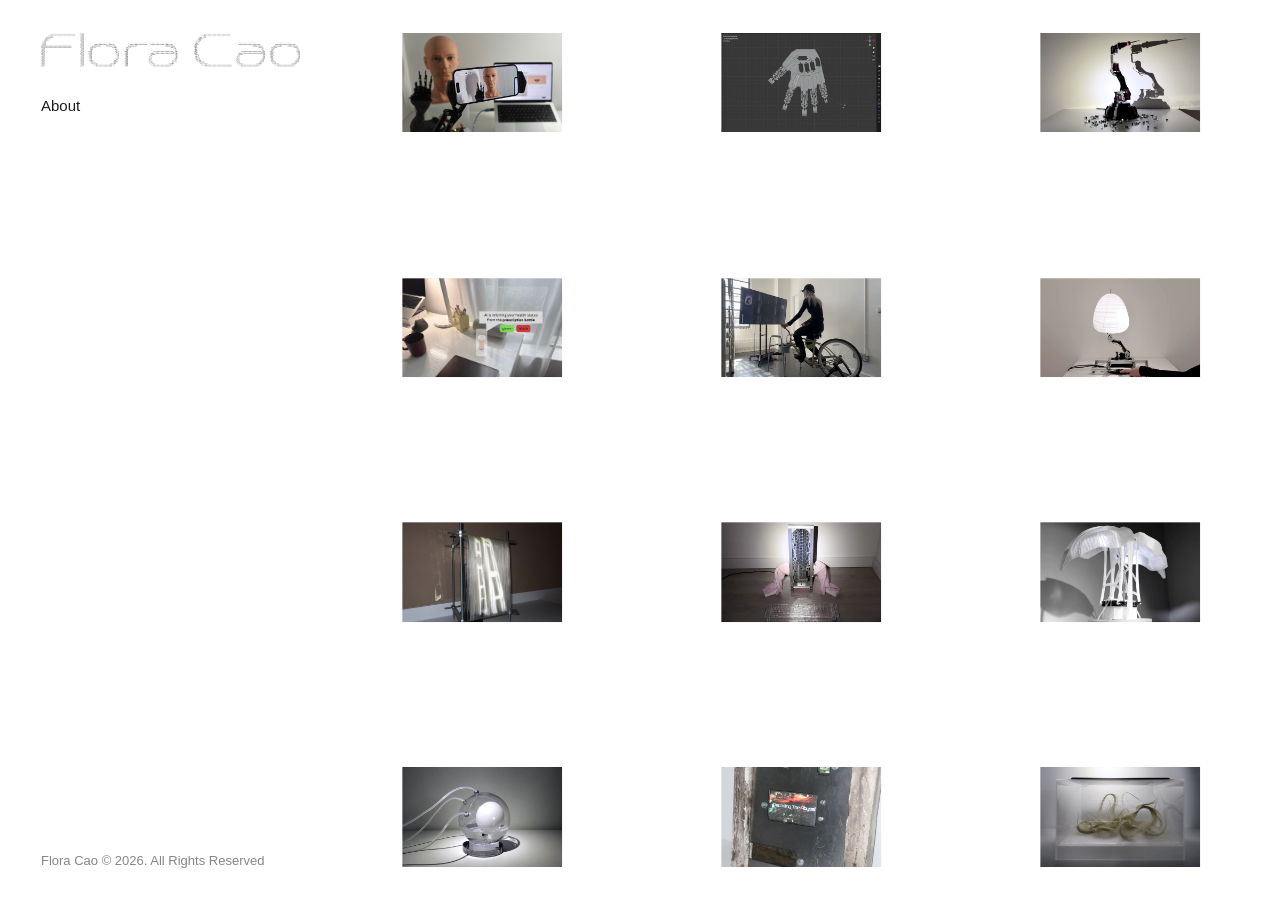
<file: index.html>
<!doctype html>
<html lang="en">
<head>
  <meta charset="utf-8">
  <meta name="viewport" content="width=device-width, initial-scale=1">
  <title>Flora Cao</title>
  <meta name="description" content="Flora Cao — design + technology, robotics, physical computing, interactive systems.">
  <link rel="icon" type="image/png" sizes="32x32" href="assets/identity/favicon-32.png">
  <link rel="icon" type="image/png" sizes="512x512" href="assets/identity/icon-512.png">
  <link rel="apple-touch-icon" href="assets/identity/apple-touch-icon.png">
  <link rel="stylesheet" href="css/style.css?v=20261123205836">
</head>
<body data-page="home">
  <div class="layout">
    <aside class="identity" id="identity"></aside>
    <main class="main" id="main"></main>
  </div>

  <script src="js/content.js?v=20261123205836"></script>
  <script src="js/components.js?v=20261123205836"></script>
  <script src="js/site.js?v=20261123205836"></script>
</body>
</html>
</file>
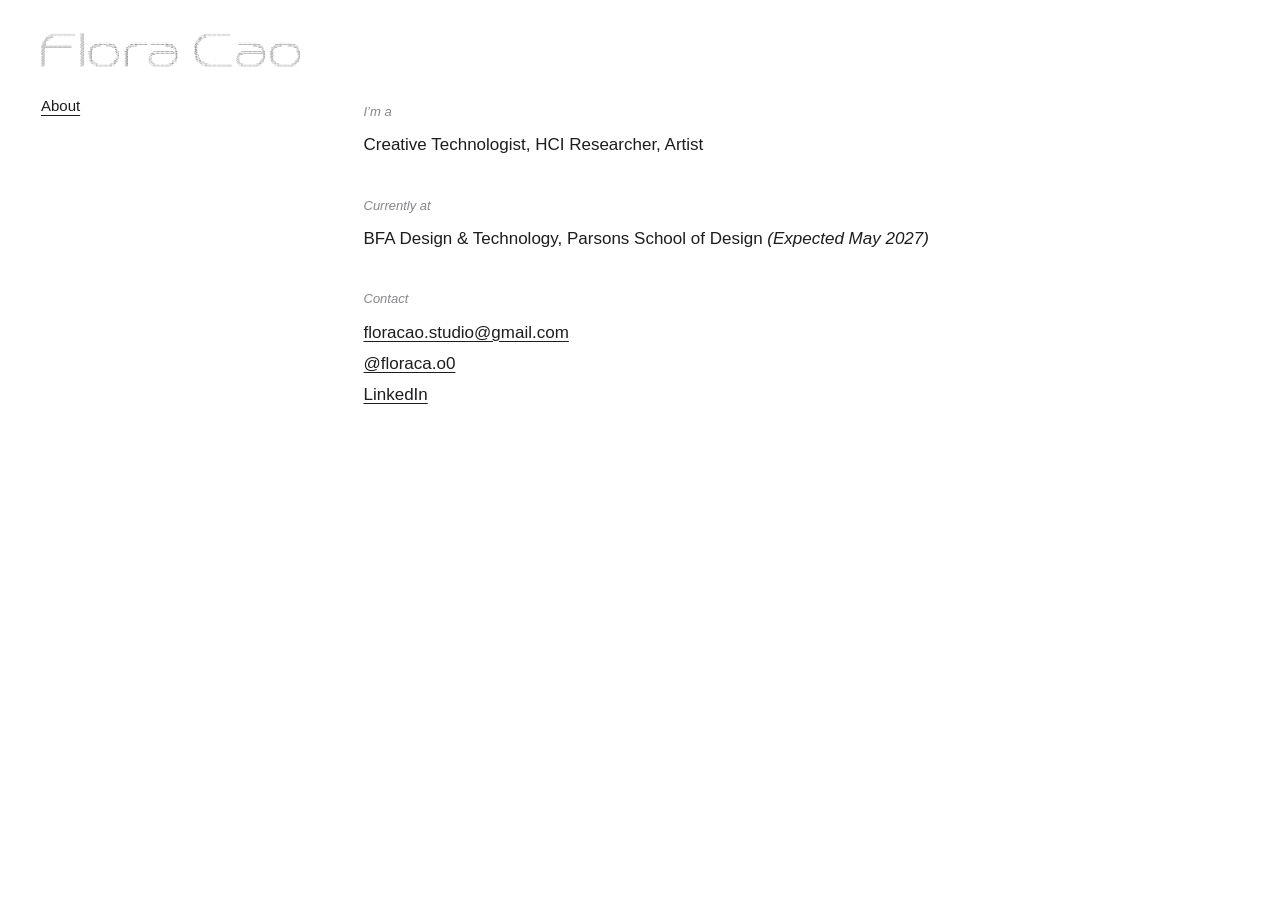
<file: about.html>
<!doctype html>
<html lang="en">
<head>
  <meta charset="utf-8">
  <meta name="viewport" content="width=device-width, initial-scale=1">
  <title>About — Flora Cao</title>
  <meta name="description" content="Flora Cao — design + technology, robotics, physical computing, interactive systems.">
  <link rel="icon" type="image/png" sizes="32x32" href="assets/identity/favicon-32.png">
  <link rel="icon" type="image/png" sizes="512x512" href="assets/identity/icon-512.png">
  <link rel="apple-touch-icon" href="assets/identity/apple-touch-icon.png">
  <link rel="stylesheet" href="css/style.css?v=20261123205836">
</head>
<body data-page="about">
  <div class="layout">
    <aside class="identity" id="identity"></aside>
    <main class="main" id="main">
      <article class="project about">
        <section class="block">
          <div class="block__text">
            <p class="label">I’m a</p>
            <div class="block__body"><p>Creative Technologist, HCI Researcher, Artist</p></div>
          </div>
        </section>

        <section class="block">
          <div class="block__text">
            <p class="label">Currently at</p>
            <div class="block__body"><p>BFA Design &amp; Technology, Parsons School of Design <span class="about__note">(Expected May 2027)</span></p></div>
          </div>
        </section>

        <section class="block" id="contact">
          <div class="block__text">
            <p class="label">Contact</p>
            <div class="block__body">
              <ul class="about__links">
                <li><a data-email href="#">email</a></li>
                <li><a href="https://www.instagram.com/floraca.o0/" target="_blank" rel="noopener">@floraca.o0</a></li>
                <li><a href="https://www.linkedin.com/in/flora-c-813631268/" target="_blank" rel="noopener">LinkedIn</a></li>
              </ul>
            </div>
          </div>
        </section>
      </article>
    </main>
  </div>

  <script src="js/content.js?v=20261123205836"></script>
  <script src="js/components.js?v=20261123205836"></script>
  <script src="js/site.js?v=20261123205836"></script>
</body>
</html>
</file>
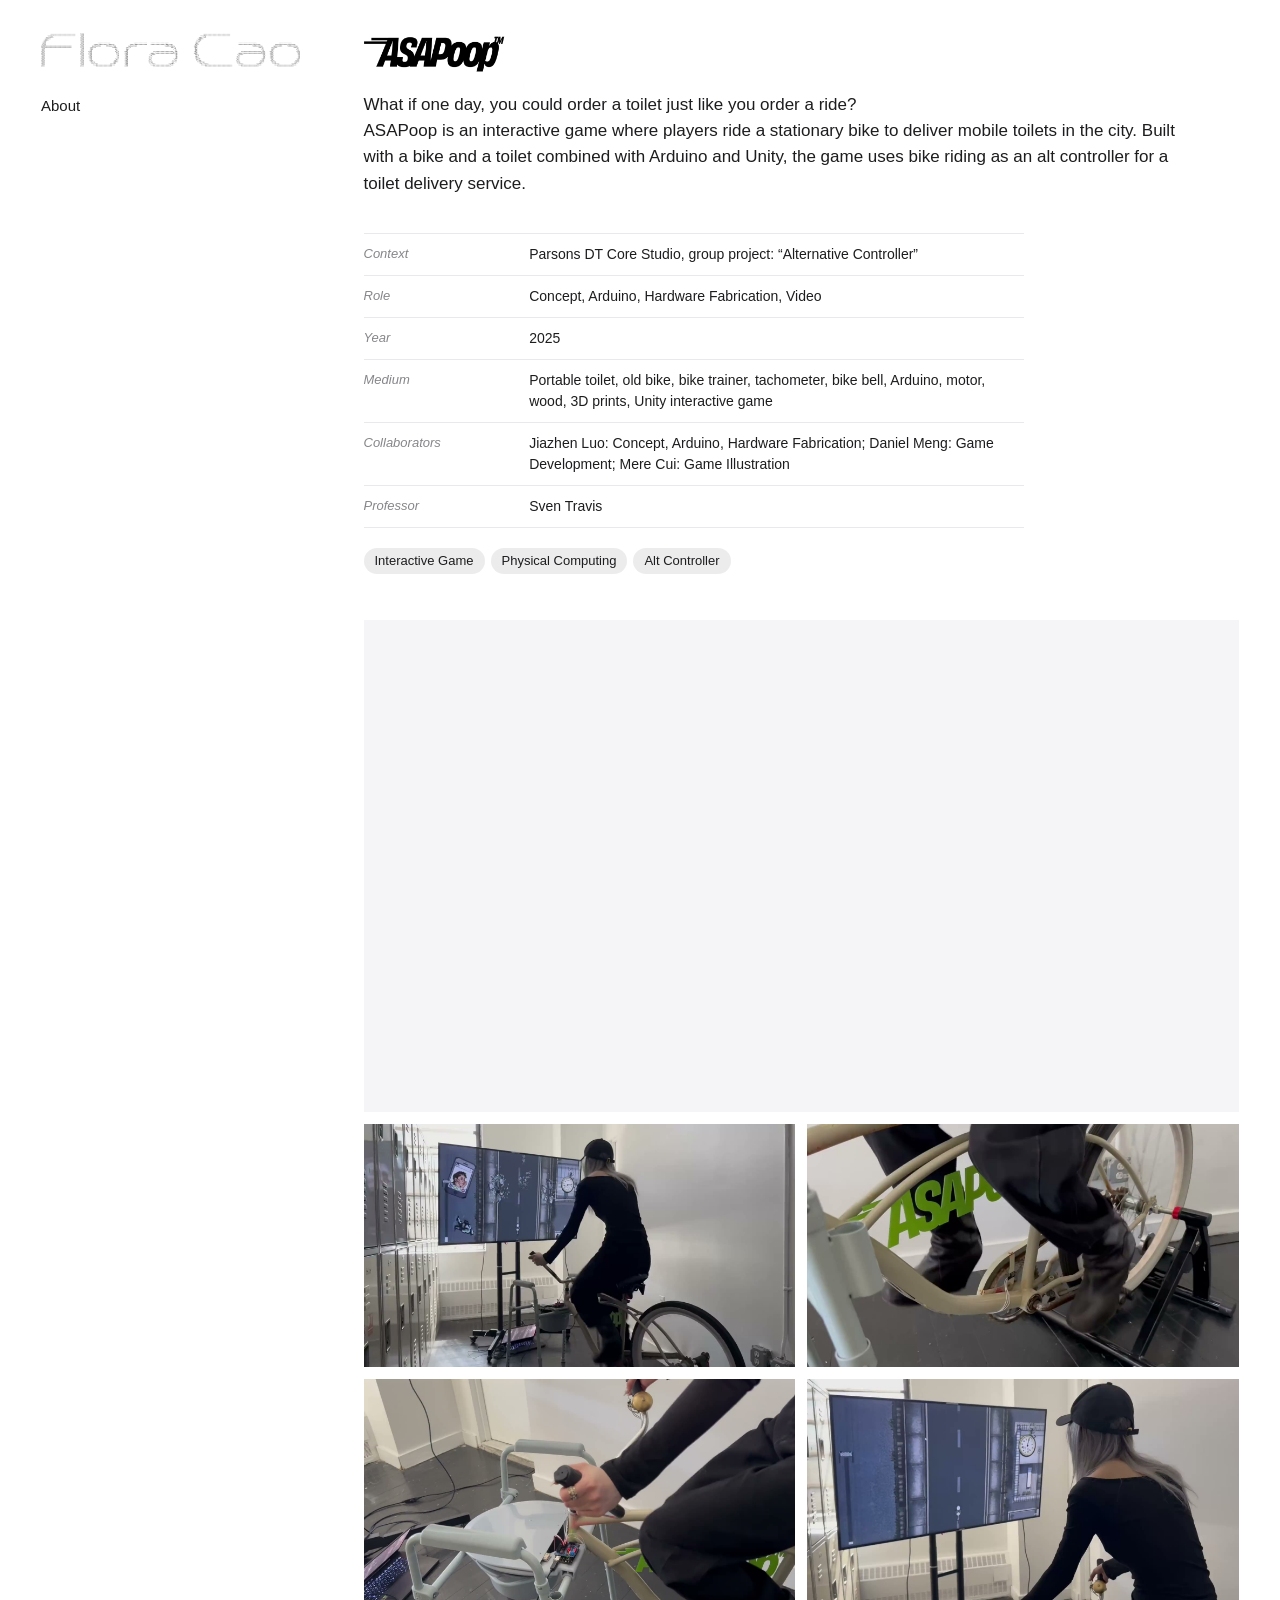
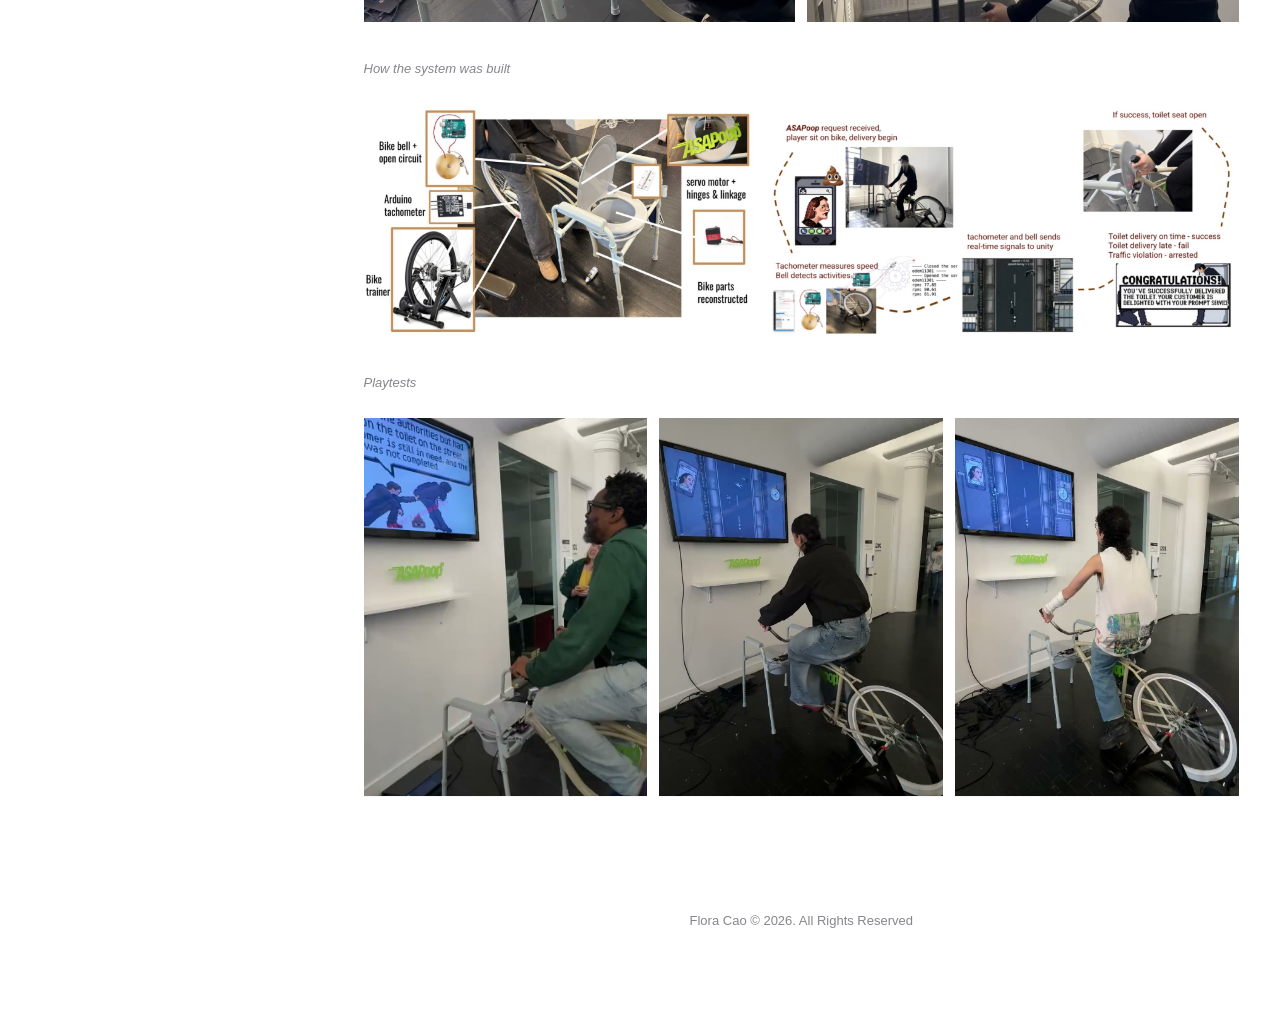
<file: asapoop.html>
<!doctype html>
<html lang="en">
<head>
  <meta charset="utf-8">
  <meta name="viewport" content="width=device-width, initial-scale=1">
  <title>Flora Cao</title>
  <meta name="description" content="Flora Cao — design + technology, robotics, physical computing, interactive systems.">
  <link rel="icon" type="image/png" sizes="32x32" href="assets/identity/favicon-32.png">
  <link rel="icon" type="image/png" sizes="512x512" href="assets/identity/icon-512.png">
  <link rel="apple-touch-icon" href="assets/identity/apple-touch-icon.png">
  <link rel="stylesheet" href="css/style.css?v=20261123205836">
</head>
<body data-page="project">
  <div class="layout">
    <aside class="identity" id="identity"></aside>
    <main class="main" id="main"></main>
  </div>

  <script src="js/content.js?v=20261123205836"></script>
  <script src="js/components.js?v=20261123205836"></script>
  <script src="js/site.js?v=20261123205836"></script>
</body>
</html>
</file>
<file: css/style.css>
/* ==========================================================================
   Flora Cao — portfolio
   Sans (system / SF) for names and prose. Mono for data: tags, indexes, labels.
   ========================================================================== */

:root {
  --bg: #ffffff;
  --fg: #1d1d1f;
  --muted: #86868b;
  --line: #e8e8ed;
  --ph: #f5f5f7;
  --ph-ink: #a1a1a6;
  --ph-grid: #ededf0;
  --accent: #0071e3;
  --accent-soft: #e8f1fc;

  /* One typeface everywhere: Helvetica. Small text = smaller / light / italic; titles = bold. No all-caps. */
  --sans: 'Helvetica Neue', Helvetica, Arial, sans-serif;

  --panel: clamp(240px, 22vw, 340px);
  --pad: clamp(20px, 3.2vw, 56px);
  --top: calc(var(--pad) * 0.8); /* space above the name, the homepage grid and project titles */
  --gap-x: clamp(20px, 2.4vw, 44px);
  --gap-y: clamp(44px, 4.4vw, 80px);
  --name-h: 34px;   /* height of the "Flora Cao" line */
  --name-gap: 28px; /* space between name and portrait */

  --grid-cols: 3;
  --grid-gap: 16px;  /* space between covers, side to side */
  --grid-row-gap: var(--top); /* space between rows of covers = space above the grid */
  --media-gap: 12px; /* space between images/videos on project pages */
}

*,
*::before,
*::after {
  box-sizing: border-box;
}

html {
  -webkit-text-size-adjust: 100%;
  text-rendering: optimizeLegibility;
}

body {
  margin: 0;
  background: var(--bg);
  color: var(--fg);
  font: 400 15px/1.5 var(--sans);
  -webkit-font-smoothing: antialiased;
}

a {
  color: inherit;
  text-decoration: none;
}

h1, h2, h3, p, ul, ol, dl, dd, figure {
  margin: 0;
  padding: 0;
}

ul, ol {
  list-style: none;
}

img, video {
  display: block;
  max-width: 100%;
  dynamic-range-limit: standard; /* never let HDR photos/videos glow brighter than the page */
}

:focus-visible {
  outline: 1px solid var(--fg);
  outline-offset: 4px;
}

.label {
  font: italic 400 13px/1.4 var(--sans);
  color: var(--muted);
}

/* ---------- Layout -------------------------------------------------------- */

.layout {
  display: grid;
  grid-template-columns: var(--panel) minmax(0, 1fr);
  column-gap: var(--pad);
  padding: 0 var(--pad);
}

.main {
  /* top of the right side lines up with the top of the portrait */
  padding: calc(var(--pad) + var(--name-h) + var(--name-gap)) 0 calc(var(--pad) * 2);
  min-width: 0;
}

/* Homepage: the grid starts near the top, with the same padding as the right edge. */
@media (min-width: 861px) {
  [data-page='home'] .main {
    padding-top: var(--top); /* lines up with the top of the name */
  }

  [data-page='home'] .layout {
    padding-right: calc(var(--pad) * 1.3);
  }
}

/* Project pages: the title lines up with the name (click the name to go home). */
[data-page='project'] .main {
  padding-top: var(--top);
}

/* ---------- Identity panel ----------------------------------------------- */

.identity {
  position: sticky;
  top: 0;
  height: 100vh;
  height: 100dvh;
  padding: var(--top) 0 var(--pad);
  display: flex;
  flex-direction: column;
  overflow-y: auto;
  scrollbar-width: none;
  /* a little room on each side so the name isn't clipped when it grows on hover */
  margin-inline: -12px;
  padding-inline: 12px;
}

.identity__name {
  display: block;
  font: 700 30px/var(--name-h) var(--sans);
  letter-spacing: -0.02em;
}

/* name as an image: fills most of the panel's width, grows a little on hover so it reads as clickable */
.identity__name--image img {
  display: block;
  width: 92%;
  height: auto;
  transform-origin: center;
  transition: transform 0.12s ease-out;
}

.identity__name--image:hover img,
.identity__name--image:focus-visible img {
  transform: scale(1.02);
}

.identity__name--image:active img {
  transform: scale(1.01);
}

.identity__portrait {
  margin-top: auto; /* sits at the bottom of the panel */
  padding-top: 32px;
}

/* Dot portrait: the slot only reserves space; the dots are drawn on
   a full-window canvas behind everything (js/pixel-portrait.js). */
.identity__portrait--dots {
  aspect-ratio: 4 / 3;
}

.portrait-layer {
  position: fixed;
  inset: 0;
  z-index: -1;
  pointer-events: none;
}

.identity__info {
  margin-top: var(--name-gap); /* lines up with the top of the project grid */
}

.identity__focus li {
  font: 300 14px/1.6 var(--sans);
  color: var(--muted);
}

.identity__nav {
  display: flex;
  gap: 20px;
  margin-top: 24px;
}

.identity__nav:first-child {
  margin-top: 0;
}

.identity__nav a {
  font-size: 15px;
  text-underline-offset: 4px;
  text-decoration-thickness: 1px;
}

.identity__nav a:hover,
.identity__nav a[aria-current='page'] {
  text-decoration-line: underline;
}

/* ---------- Media ---------------------------------------------------------- */

.media__frame {
  position: relative;
  background: var(--ph);
  overflow: hidden;
}

.media__frame img,
.media__frame video {
  width: 100%;
  height: auto;
}

.media__frame--fixed img,
.media__frame--fixed video,
.media__frame--fixed iframe {
  position: absolute;
  inset: 0;
  height: 100%;
  object-fit: cover;
}

.media__frame iframe {
  width: 100%;
  border: 0;
}

.media--contain .media__frame {
  background: transparent;
}

.media--contain .media__frame--fixed img,
.media--contain .media__frame--fixed video {
  object-fit: contain;
}

.identity .media--contain .media__frame--fixed img {
  object-position: left top;
}

.tile .media--contain .media__frame {
  background: var(--ph);
}

.media__caption {
  margin-top: 10px;
  font: italic 300 13px/1.5 var(--sans);
  color: var(--muted);
}

/* Placeholder: a labelled frame that tells you which file goes where. */
.ph {
  position: absolute;
  inset: 0;
  display: flex;
  flex-direction: column;
  justify-content: space-between;
  padding: 12px 14px;
  background-color: var(--ph);
  background-image:
    linear-gradient(var(--ph-grid) 1px, transparent 1px),
    linear-gradient(90deg, var(--ph-grid) 1px, transparent 1px);
  background-size: 32px 32px;
  background-position: -1px -1px;
  font: 300 12px/1.4 var(--sans);
  color: var(--ph-ink);
}

.ph__label {
  font-style: italic;
}

.ph__cross {
  position: absolute;
  top: 50%;
  left: 50%;
  width: 18px;
  height: 18px;
  transform: translate(-50%, -50%);
  background:
    linear-gradient(var(--ph-ink), var(--ph-ink)) center / 100% 1px no-repeat,
    linear-gradient(var(--ph-ink), var(--ph-ink)) center / 1px 100% no-repeat;
}

.ph__foot {
  display: flex;
  justify-content: space-between;
  gap: 12px;
  min-width: 0;
}

.ph__foot span:first-child {
  overflow: hidden;
  text-overflow: ellipsis;
  white-space: nowrap;
}

/* ---------- Project grid --------------------------------------------------- */

.grid {
  display: grid;
  grid-template-columns: repeat(var(--grid-cols), minmax(0, 1fr));
  gap: var(--grid-row-gap) var(--grid-gap);
}

/* Title + blurb sit on the cover and appear on hover / keyboard focus. */
.tile {
  position: relative;
  display: block;
}

.tile__caption {
  position: absolute;
  inset: 0;
  display: flex;
  flex-direction: column;
  justify-content: flex-end;
  gap: 2px;
  padding: 14px 16px;
  background: rgba(0, 0, 0, 0.42);
  color: #fff;
  font-size: 14px;
  line-height: 1.4;
  opacity: 0;
  transition: opacity 0.2s ease;
}

/* small partner logos pinned to the top-right of a cover */
.tile__logos {
  position: absolute;
  top: 10px;
  right: 12px;
  z-index: 1;
  display: flex;
  align-items: center;
  gap: 10px;
  pointer-events: none;
}

.tile__logos img {
  display: block;
  width: auto;
}

/* on a dark cover, the logos sit on the same frosted white as the status label */
.tile__logos--panel {
  top: 8px;
  right: 8px;
  padding: 3px 7px;
  background: rgba(255, 255, 255, 0.55);
  -webkit-backdrop-filter: blur(8px);
  backdrop-filter: blur(8px);
}

/* "In progress" / "Under review" label, always visible on the cover */
.tile__status {
  position: absolute;
  top: 8px;
  left: 8px;
  z-index: 1;
  padding: 3px 7px;
  border-radius: 0; /* sharp rectangle */
  background: rgba(255, 255, 255, 0.55);
  -webkit-backdrop-filter: blur(8px);
  backdrop-filter: blur(8px);
  font: italic 400 10.5px/1.2 var(--sans);
  color: var(--fg);
  pointer-events: none;
}

.tile:hover .tile__caption,
.tile:focus-visible .tile__caption {
  opacity: 1;
}

.tile:focus-visible {
  outline-offset: 2px;
}

.tile__title {
  font-weight: 700;
}

.tile__blurb {
  font-weight: 300;
  color: rgba(255, 255, 255, 0.85);
}

/* Touch screens can't hover: show just the title under the cover, no description. */
@media (hover: none) {
  .grid {
    row-gap: 28px;
  }

  .tile__caption {
    position: static;
    padding: 10px 0 0;
    background: none;
    color: var(--fg);
    opacity: 1;
  }

  .tile__blurb {
    display: none;
  }
}

/* Laptop homepage: small covers spread over exactly one window (nothing to scroll).
   The one under the cursor opens to about twice its size; the top row opens downwards and
   the bottom row upwards, so an open cover never leaves the window. */
@media (min-width: 861px) and (hover: hover) {
  [data-page='home'] {
    --cover-w: min((100vw - var(--pad) - var(--panel)) / 6, (100dvh - 2 * var(--top)) * 0.28);
    --cover-h: calc(var(--cover-w) * 0.625); /* 16 : 10, like SITE.coverRatio */
    /* open: twice as big, or as big as it can be without touching the cover in the next row */
    --open-w: min(var(--cover-w) * 2, ((100dvh - 2 * var(--top) - var(--cover-h)) / 3 - 12px) * 1.6);
    --ease: 0.5s cubic-bezier(0.22, 1, 0.36, 1);
  }

  [data-page='home'] .layout {
    column-gap: 0;
    padding-right: 0;
  }

  [data-page='home'] .main {
    padding: 0;
  }

  .grid {
    grid-template-columns: repeat(3, minmax(0, 1fr));
    grid-auto-rows: var(--cover-h);
    align-content: space-between;
    gap: 0;
    height: 100vh;
    height: 100dvh;
    padding-block: var(--top); /* first row level with the name, last row level with the copyright line */
  }

  .grid__item {
    position: relative;
  }

  .tile {
    position: absolute;
    top: 50%;
    left: 50%;
    width: var(--cover-w);
    transform: translate(-50%, -50%);
    transition: width var(--ease);
  }

  .grid__item:nth-child(-n + 3) .tile {
    top: 0;
    transform: translateX(-50%);
  }

  .grid__item:nth-last-child(-n + 3) .tile {
    top: auto;
    bottom: 0;
    transform: translateX(-50%);
  }

  .tile:hover,
  .tile:focus-visible {
    z-index: 2;
    width: var(--open-w);
    outline: 0;
  }

  /* labels and logos appear with the title, once a cover is open */
  .tile__status,
  .tile__logos {
    opacity: 0;
    transition: opacity 0.2s ease;
  }

  .tile:hover :is(.tile__status, .tile__logos, .tile__caption),
  .tile:focus-visible :is(.tile__status, .tile__logos, .tile__caption) {
    opacity: 1;
    transition-delay: 0.18s;
  }

  .tile__caption {
    background: linear-gradient(to top, rgba(0, 0, 0, 0.6), rgba(0, 0, 0, 0) 45%); /* the picture stays bright */
  }

  [data-page='home'] .project__foot {
    position: fixed;
    left: var(--pad);
    bottom: var(--top);
    width: var(--panel);
    margin: 0;
    line-height: 1;
    text-align: left;
  }
}

/* ---------- Project page --------------------------------------------------- */

.project {
  max-width: 1200px;
}

.back {
  display: inline-block;
  font: 300 14px/1.4 var(--sans);
  color: var(--muted);
}

.back:hover {
  color: var(--fg);
}

.project__head {
  margin: 0 0 clamp(32px, 3.6vw, 48px);
}

/* title, then partner logos right next to it on the same line */
.project__titlerow {
  display: flex;
  flex-wrap: wrap;
  align-items: center;
  gap: 12px 44px;
}

.project__title {
  font: 700 clamp(28px, 2.8vw, 40px)/1.08 var(--sans);
  letter-spacing: -0.028em;
}

.project__logo {
  display: block;
  height: calc(clamp(30px, 3.2vw, 46px) * var(--logo-scale, 1));
  width: auto;
  max-width: 100%;
}

/* logo pieces sit edge to edge, no gap */
.project__logo-set {
  display: flex;
  align-items: flex-end;
}

.project__logo-set .project__logo {
  height: calc(clamp(36px, 3.8vw, 54px) * var(--logo-scale, 1));
}

/* the same gap as between the letters inside the artwork (about 1.7 of its 53 units) */
.project__logo-set .project__logo + .project__logo {
  margin-left: calc(clamp(36px, 3.8vw, 54px) * 1.73 / 53);
}

[data-page='home'] .project__foot {
  margin-top: calc(var(--top) * 2);
}

/* a logo standing in for a word inside a heading, sitting on the text's baseline */
.heading-logo {
  display: inline-block;
  height: 1.1em;
  width: auto;
  margin: 0 0.08em;
  vertical-align: baseline;
}

.project__tags {
  display: flex;
  flex-wrap: wrap;
  gap: 6px;
  margin-top: 20px;
}

/* copyright line at the end of the homepage and every project page */
.project__foot {
  margin-top: clamp(80px, 9vw, 140px);
  text-align: center;
  font: 300 13px/1.4 var(--sans);
  color: var(--muted);
}

/* tag chip: short text on a soft, semi-transparent grey pill (like a story location sticker) */
.tag {
  padding: 5px 11px;
  border-radius: 999px;
  background: rgba(120, 120, 128, 0.14);
  font: 400 13px/1.2 var(--sans);
  color: var(--fg);
}

/* short note about the page itself, e.g. research under review */
.project__preface {
  max-width: 48em;
  margin-top: 14px;
  font: italic 300 14px/1.5 var(--sans);
  color: var(--muted);
}

.project__summary {
  max-width: 48em;
  margin-top: 18px;
  font: 400 17px/1.55 var(--sans);
}

.project__meta {
  max-width: 44em;
  margin-top: 36px;
  border-top: 1px solid var(--line);
}

.project__meta div {
  display: grid;
  grid-template-columns: 9em 1fr;
  column-gap: var(--gap-x);
  padding: 10px 0;
  border-bottom: 1px solid var(--line);
}

.project__meta dt {
  padding-top: 1px;
  font: italic 400 13px/1.4 var(--sans);
  color: var(--muted);
}

.project__meta dd {
  font-size: 14px;
  line-height: 1.5;
}

/* Page reader: a row of page previews on top, the current page large below.
   No arrows or counters — the bright thumbnail and its marker show where you are. */
.reader__hint {
  margin-bottom: 16px;
  font: 400 18px/1.4 var(--sans);
  color: var(--fg);
}

.reader__hint--star {
  display: flex;
  align-items: center;
  gap: 4px;
}

.reader__star {
  flex: none;
  width: 40px;
  height: 40px;
}

/* the instruction matches the device: mouse/trackpad vs touch screen */
.reader__hint-touch { display: none; }

@media (hover: none) {
  .reader__hint-mouse { display: none; }
  .reader__hint-touch { display: inline; }
}

.reader__thumbs {
  display: flex;
  gap: 8px;
  padding-bottom: 14px; /* room for the dot */
  margin-bottom: 8px;
  overflow-x: auto;
  scrollbar-width: none;
}

.reader__thumbs::-webkit-scrollbar {
  display: none;
}

.reader__thumb {
  position: relative;
  flex: 1 0 64px;
  aspect-ratio: var(--page-ratio);
  padding: 0;
  border: 0;
  border-radius: 6px;
  background: var(--ph);
  opacity: 0.35;
  cursor: pointer;
  transition: opacity 0.25s ease;
}

.reader__thumb img {
  display: block;
  width: 100%;
  height: 100%;
  border-radius: inherit;
  object-fit: cover;
}

.reader__thumb:hover {
  opacity: 0.7;
}

.reader__thumb[aria-current] {
  opacity: 1;
}

/* dot under the current page */
.reader__thumb::after {
  content: '';
  position: absolute;
  left: 50%;
  bottom: -12px;
  width: 6px;
  height: 6px;
  border-radius: 50%;
  background: var(--fg);
  transform: translateX(-50%) scale(0);
  transition: transform 0.25s ease;
}

.reader__thumb[aria-current]::after {
  transform: translateX(-50%) scale(1);
}

.reader__track {
  display: grid;
  grid-auto-flow: column;
  grid-auto-columns: 100%;
  overflow-x: auto;
  overscroll-behavior-x: contain;
  scroll-snap-type: x mandatory;
  scrollbar-width: none;
  border-radius: 12px;
  background: var(--ph);
  outline-offset: 4px;
}

.reader__track::-webkit-scrollbar {
  display: none;
}

.reader__track[data-cursor='prev'] { cursor: w-resize; }
.reader__track[data-cursor='next'] { cursor: e-resize; }

.reader__page {
  position: relative;
  aspect-ratio: var(--page-ratio);
  scroll-snap-align: start;
  scroll-snap-stop: always;
  overflow: hidden;
  user-select: none;
}

.reader__page img {
  position: absolute;
  inset: 0;
  width: 100%;
  height: 100%;
  object-fit: contain;
}

/* Small partner / collaborator logos at the top of a project page */
.project__logos {
  display: flex;
  flex-wrap: wrap;
  align-items: center;
  gap: 12px 24px;
}

.project__logos img {
  height: 22px;
  width: auto;
}

/* Content blocks: small italic label in a narrow left column, prose on the right,
   media full width underneath. */
.block {
  margin-top: clamp(32px, 3vw, 48px);
}

/* split block: text on the left, media on the right */
@media (min-width: 861px) {
  .block--split {
    display: grid;
    grid-template-columns: minmax(0, 2fr) minmax(0, 3fr); /* slimmer text, bigger media */
    column-gap: var(--gap-x);
    align-items: start;
  }

  /* start the media level with the first paragraph: below the small label (13px × 1.4 + 10px gap)
     and the heading (20px × 1.3 + 12px) */
  .block--split .block__text + .block__media {
    margin-top: calc(13px * 1.4 + 10px + 20px * 1.3 + 12px);
  }
}

/* A media-only block continues the one above it like another row. */
.block:not(:has(.block__text)) {
  margin-top: var(--media-gap);
}

/* small label on top, text underneath */
.block__text {
  display: grid;
  row-gap: 10px;
}

.block__body {
  max-width: 54em;
  min-width: 0; /* a wide table scrolls inside its own box instead of widening the page */
}

.block__body h3 {
  margin-bottom: 12px;
  font: 700 20px/1.3 var(--sans);
  letter-spacing: -0.015em;
}

.block__body p {
  font-size: 17px;
  line-height: 1.6;
}

.block__body p + p {
  margin-top: 1em;
}

.project__summary a,
.block__body a {
  text-decoration: underline;
  text-decoration-thickness: 1px;
  text-underline-offset: 3px;
}

/* Design question: large, on a soft rounded panel */
.block__body .quote {
  padding: clamp(24px, 3vw, 40px);
  border-radius: 18px;
  background: linear-gradient(135deg, #f5f5f7, #fbfbfd);
  font: 700 clamp(22px, 2.2vw, 30px)/1.3 var(--sans);
  letter-spacing: -0.02em;
}

/* A cited figure: the number the same grey and size as the sentence it starts */
.stat {
  margin: 4px 0 1.4em;
}

.block__body p + .stat { margin: 1.2em 0 0; } /* when the figure closes a section */

.block__body .stat__text {
  font-size: 17px;
  color: #6e6e73; /* a step lighter than my own writing */
}

.block__body .stat__source {
  margin-top: 4px;
  font: italic 300 13px/1.4 var(--sans);
  color: var(--muted);
}

/* Question / answer pairs */
.qa {
  display: grid;
  grid-template-columns: repeat(2, minmax(0, 1fr));
  gap: 12px var(--gap-x);
}

/* a list after paragraphs gets the same breathing room as a new paragraph */
.block__body p + .qa {
  margin-top: 1.6em;
}



@media (max-width: 560px) {
  .qa {
    grid-template-columns: minmax(0, 1fr);
  }
}

.qa dt {
  font-weight: 700;
  font-size: 17px;
}

.qa dd {
  margin: 4px 0 0;
  font-size: 17px;
  line-height: 1.6;
  color: #6e6e73; /* answers a step lighter than their bold titles */
}

/* Gap table: rounded panel, rows separated by space, not lines */
.gap {
  margin: 1.4em 0;
  overflow-x: auto;
}

.gap table {
  width: 100%;
  border-collapse: separate;
  border-spacing: 0 4px;
  font-size: 15px;
}

.gap th,
.gap td {
  padding: 12px 10px;
  text-align: center;
  white-space: nowrap;
}

.gap thead th {
  padding-bottom: 6px;
  font: 700 14px/1.3 var(--sans);
  white-space: normal;
  vertical-align: bottom;
}

.gap tbody th {
  text-align: left;
  font-weight: 400;
}

.gap tbody tr > * {
  background: var(--ph);
}

.gap tbody tr > :first-child { border-radius: 12px 0 0 12px; }
.gap tbody tr > :last-child { border-radius: 0 12px 12px 0; }

.gap tbody .gap__highlight > * {
  background: var(--accent-soft);
}

.gap .gap__highlight th {
  font-weight: 700;
}

.gap__icon {
  display: inline-block;
  width: 18px;
  height: 18px;
  fill: none;
  stroke-width: 1.8;
  stroke-linecap: round;
  stroke-linejoin: round;
  vertical-align: middle;
}

.gap__icon--yes { stroke: var(--accent); }
.gap__icon--no { stroke: var(--ph-ink); }

/* pink version, as in the CuedKit portfolio: blush rows, pink highlight, green ticks */
.gap--pink tbody tr > * { background: #fdf5f6; }
.gap--pink tbody .gap__highlight > * { background: #fde1e7; }
.gap--pink .gap__icon--yes { stroke: #3f9d5d; }
.gap--pink .gap__icon--no { stroke: #e3aab6; }

/* paragraphs side by side, two to a row (e.g. design principles) */
.text-pair {
  display: grid;
  grid-template-columns: repeat(2, minmax(0, 1fr));
  column-gap: var(--gap-x);
  row-gap: 1em;
}

.block__body .text-pair p { margin: 0; }

@media (max-width: 560px) {
  .text-pair { grid-template-columns: minmax(0, 1fr); }
}

/* a picture beside a passage, as wide as one of three images in a row */
.block__body:has(> .beside:not(.beside--short)) { max-width: none; } /* span the full media width, like a row of images */
.beside {
  display: grid;
  grid-template-columns: minmax(0, 1fr) calc((100% - 2 * var(--media-gap)) / 3);
  column-gap: var(--gap-x);
  align-items: start;
}

.beside__media { min-width: 0; }

/* a second heading inside the same section starts as far down as a new section would */
.block__body h3.then { margin-top: clamp(32px, 3vw, 48px); }

/* short: the picture sits beside the paragraphs only, exactly as tall as them, and its shape sets its width */
.beside--short {
  display: block;
  position: relative;
}

.beside--short .beside__text { width: var(--beside-text, 75%); }

.beside--short .beside__media {
  position: absolute;
  top: 0;
  bottom: 0;
  left: calc(var(--beside-text, 75%) + var(--gap-x));
  aspect-ratio: 9 / 16;
}

.beside--short .beside__media > * {
  height: 100%;
  width: 100%;
}

@media (max-width: 560px) {
  .beside { grid-template-columns: minmax(0, 1fr); }
  /* on a phone the picture stays small: it floats at the top right and the text wraps around it */
  .beside--short { display: flow-root; }
  .beside--short .beside__text { width: auto; }
  .beside--short .beside__media { position: static; float: right; width: 34%; margin: 4px 0 8px 14px; }
  .beside--tall .beside__media { width: 60%; } /* a tall video shouldn't fill a whole phone screen */
  .beside__media { margin-top: 16px; }
}

/* "How it works": a big title that opens the steps below it */
.block__title {
  margin: clamp(16px, 2vw, 32px) 0 6px;
  font: 700 clamp(24px, 2.4vw, 32px)/1.2 var(--sans);
  letter-spacing: -0.02em;
}

/* space between an intro section (e.g. Background) and the hero below it */
.block + .reader,
.block + .project__hero {
  margin-top: clamp(32px, 3vw, 48px);
}

/* side-by-side hero images: as wide as the text column, not the whole page */
.project__hero.block__media {
  max-width: 54em;
}

/* a justified hero row (mixed shapes) uses the full width */
.project__hero.block__media--row {
  max-width: none;
}

.block__text + .block__media {
  margin-top: 16px;
}

/* text set under a block's media */
.block__media + .block__below {
  margin-top: 16px;
}

.block__media {
  display: grid;
  gap: var(--media-gap);
}

.block__media--row {
  display: flex;
  align-items: flex-start;
}

.block__media--row .media {
  min-width: 0;
}

.block__media.cols-2 { grid-template-columns: repeat(2, minmax(0, 1fr)); }
.block__media.cols-3 { grid-template-columns: repeat(3, minmax(0, 1fr)); }


/* ---------- About ---------------------------------------------------------- */

.about .project__head {
  margin-top: 0;
}

/* About: two sizes only — small grey labels and 17px text (links included) */
.about > .block:first-child {
  margin-top: 0;
}

/* thin italic aside after the school, same size as the text */
.about__note {
  font-weight: 300;
  font-style: italic;
}

/* an acknowledgement under a section: a little extra space and a small label leading into the text */
.block__body .note {
  margin-top: 1.6em;
}

/* "With thanks": a small title over the note, like a section label */
.block__body .note__label {
  margin-top: 32px;
  font: italic 400 13px/1.4 var(--sans);
}

.block__body .note__label + .note {
  margin-top: 10px;
}

.block__body .note a {
  color: inherit;
}

/* a side note inside a paragraph, a step lighter than the main text */
.aside {
  color: #6e6e73;
}

.about__links {
  font-size: 17px;
  line-height: 1.6;
}

.about__links li + li {
  margin-top: 4px;
}

/* ---------- Responsive ----------------------------------------------------- */

@media (max-width: 1100px) {
  :root {
    --grid-cols: 2;
  }
}

@media (max-width: 560px) {
  :root {
    --grid-cols: 1;
  }

  .tile__title { font-size: 10px; font-weight: 300; } /* small and light, about the size of the status tag */
  .tile__caption { padding-top: 6px; line-height: 1.3; }

  /* phone homepage: small covers, left then right, with lots of white between them */
  .grid { row-gap: 64px; }
  .tile { width: 56%; }
  .grid__item:nth-child(even) .tile { margin-left: auto; }

  /* smaller covers, so the labels and logos on them shrink too */
  .tile__logos { top: 6px; right: 6px; gap: 6px; transform: scale(0.7); transform-origin: top right; }
  .tile__status { top: 6px; left: 6px; padding: 2px 5px; font-size: 9px; }
}

@media (max-width: 860px) {
  :root {
    --pad: 20px;
  }

  .layout {
    grid-template-columns: minmax(0, 1fr);
  }

  .identity {
    position: static;
    height: auto;
    overflow: visible;
    margin-inline: 0;
    padding-inline: 0;
    display: grid;
    grid-template-columns: 120px 1fr;
    grid-template-areas: 'name name' 'portrait info';
    column-gap: 20px;
    align-items: end;
  }

  .identity:not(:has(.identity__portrait)) {
    grid-template-areas: 'name name' 'info info';
  }

  .identity:not(:has(.identity__portrait)) .identity__info {
    margin-top: 16px;
  }

  .identity__name {
    grid-area: name;
  }

  .identity__portrait {
    grid-area: portrait;
    margin-top: 20px;
    padding-top: 0;
  }

  .identity__info {
    grid-area: info;
    margin-top: 0;
  }

  .main {
    padding-top: 24px;
  }

  .block__media.cols-2,
  .block__media.cols-3 {
    grid-template-columns: minmax(0, 1fr);
  }

  .block__media--row {
    flex-direction: column;
  }

  .block__media--row .media {
    flex: none !important;
    width: 100%;
  }
}

@media (prefers-reduced-motion: reduce) {
  * {
    transition: none !important;
  }
}

/* pink text, e.g. the design question (same pink as the playful links) */
.pink { color: #e8578a; }
.block__body .big { font-size: 20px; line-height: 1.45; } /* a step up from body text */

/* a playful link: pink text and underline */
a.pop,
.block__body a.pop {
  color: #e8578a;
  text-decoration-color: currentColor;
}

a.pop:hover { color: #c73b70; }
</file>
